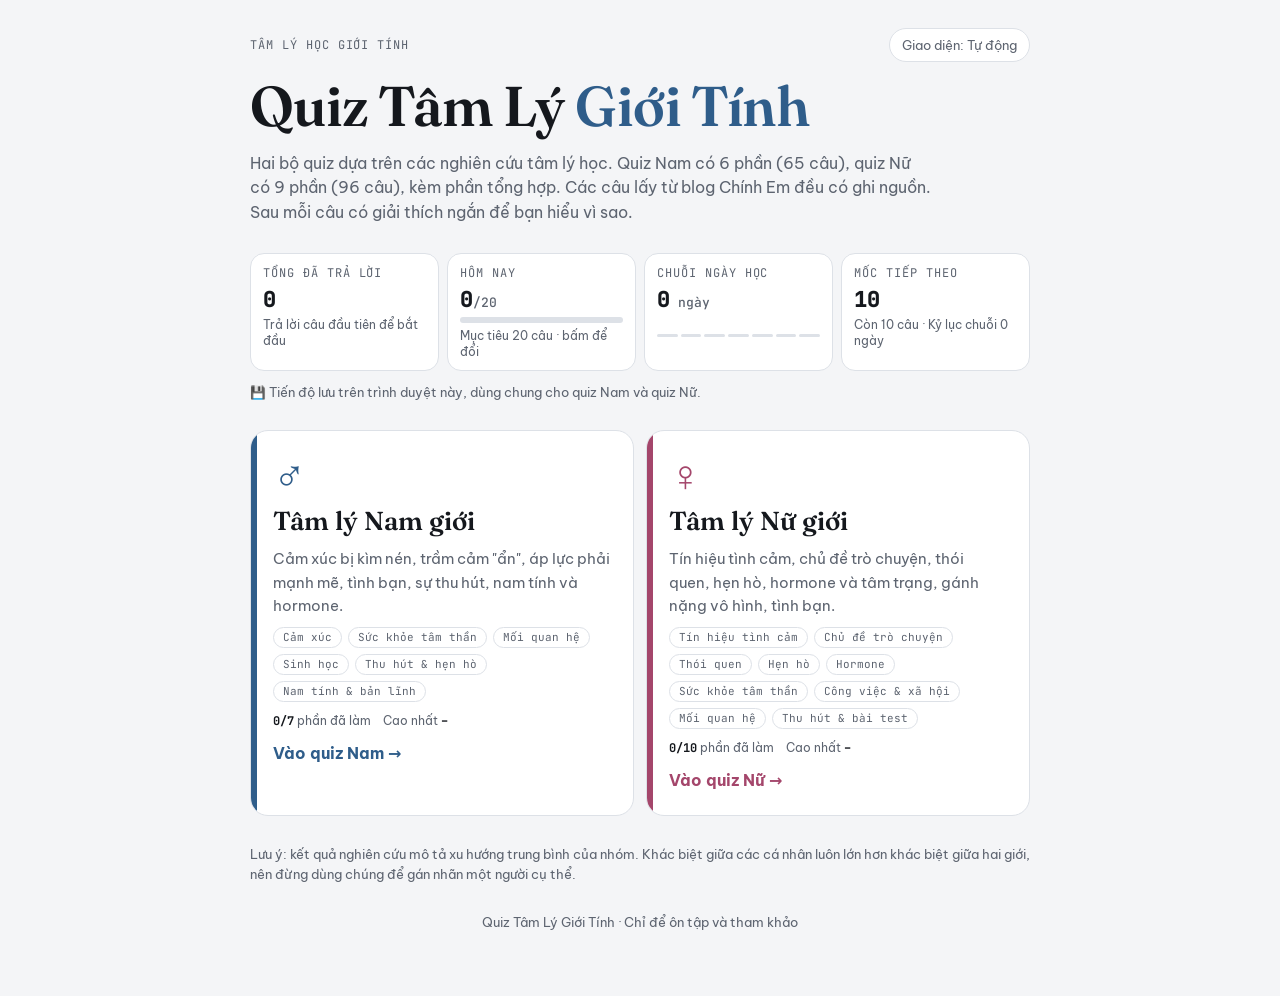
<file: index.html>
<!doctype html>
<html lang="vi">
<head>
<title>Quiz Tâm Lý Giới Tính</title>
<meta name="description" content="Hai bộ quiz tâm lý học về nam giới (65 câu) và nữ giới (96 câu), có giải thích sau mỗi câu.">
<meta charset="utf-8">
<meta name="viewport" content="width=device-width, initial-scale=1, viewport-fit=cover">
<meta name="claude:viewport-fit-sides" content="cover">
<link rel="preconnect" href="https://fonts.googleapis.com"><link rel="preconnect" href="https://fonts.gstatic.com" crossorigin>
<link rel="stylesheet" href="https://fonts.googleapis.com/css2?family=Be+Vietnam+Pro:wght@400;500;600;700;800&family=Fraunces:opsz,wght@9..144,600&family=JetBrains+Mono:wght@500;700;800&display=swap">
<link rel="stylesheet" href="style.css">
</head>
<body>
<main class="wrap">
  <header class="mast">
    <div class="mast-top">
      <span class="label">Tâm lý học giới tính</span>
      <button class="theme" id="themeBtn" type="button">Giao diện: Tự động</button>
    </div>
    <h1>Quiz Tâm Lý <span>Giới Tính</span></h1>
    <p>Hai bộ quiz dựa trên các nghiên cứu tâm lý học. Quiz Nam có 6 phần (65 câu), quiz Nữ có 9 phần (96 câu), kèm phần tổng hợp. Các câu lấy từ blog Chính Em đều có ghi nguồn. Sau mỗi câu có giải thích ngắn để bạn hiểu vì sao.</p>
  </header>

  <section class="stats" id="stats" aria-label="Thống kê học tập"></section>
  <p class="save-note">💾 Tiến độ lưu trên trình duyệt này, dùng chung cho quiz Nam và quiz Nữ.</p>
  <div class="toast" id="toast" role="status" aria-live="polite" hidden></div>

  <div class="choose">
    <a class="pick nam" href="nam.html" data-home="nam" data-parts="camxuc,suckhoe,quanhe,sinhhoc,thuhut,namtinh,tonghop">
      <span class="sym">♂</span><h2>Tâm lý Nam giới</h2>
      <p>Cảm xúc bị kìm nén, trầm cảm "ẩn", áp lực phải mạnh mẽ, tình bạn, sự thu hút, nam tính và hormone.</p>
      <span class="parts-list"><span>Cảm xúc</span><span>Sức khỏe tâm thần</span><span>Mối quan hệ</span><span>Sinh học</span><span>Thu hút & hẹn hò</span><span>Nam tính & bản lĩnh</span></span>
      <span class="meta"></span>
      <span class="go-link">Vào quiz Nam →</span>
    </a>
    <a class="pick nu" href="nu.html" data-home="nu" data-parts="tinhieu,tamsu,thoiquen,henho,thuhut,hormone,suckhoe,xahoi,quanhe,tonghop">
      <span class="sym">♀</span><h2>Tâm lý Nữ giới</h2>
      <p>Tín hiệu tình cảm, chủ đề trò chuyện, thói quen, hẹn hò, hormone và tâm trạng, gánh nặng vô hình, tình bạn.</p>
      <span class="parts-list"><span>Tín hiệu tình cảm</span><span>Chủ đề trò chuyện</span><span>Thói quen</span><span>Hẹn hò</span><span>Hormone</span><span>Sức khỏe tâm thần</span><span>Công việc & xã hội</span><span>Mối quan hệ</span><span>Thu hút & bài test</span></span>
      <span class="meta"></span>
      <span class="go-link">Vào quiz Nữ →</span>
    </a>
  </div>

  <p class="note">Lưu ý: kết quả nghiên cứu mô tả xu hướng trung bình của nhóm. Khác biệt giữa các cá nhân luôn lớn hơn khác biệt giữa hai giới, nên đừng dùng chúng để gán nhãn một người cụ thể.</p>
  <footer>Quiz Tâm Lý Giới Tính · Chỉ để ôn tập và tham khảo</footer>
</main>
<script src="app.js"></script>
</body>
</html>
</file>
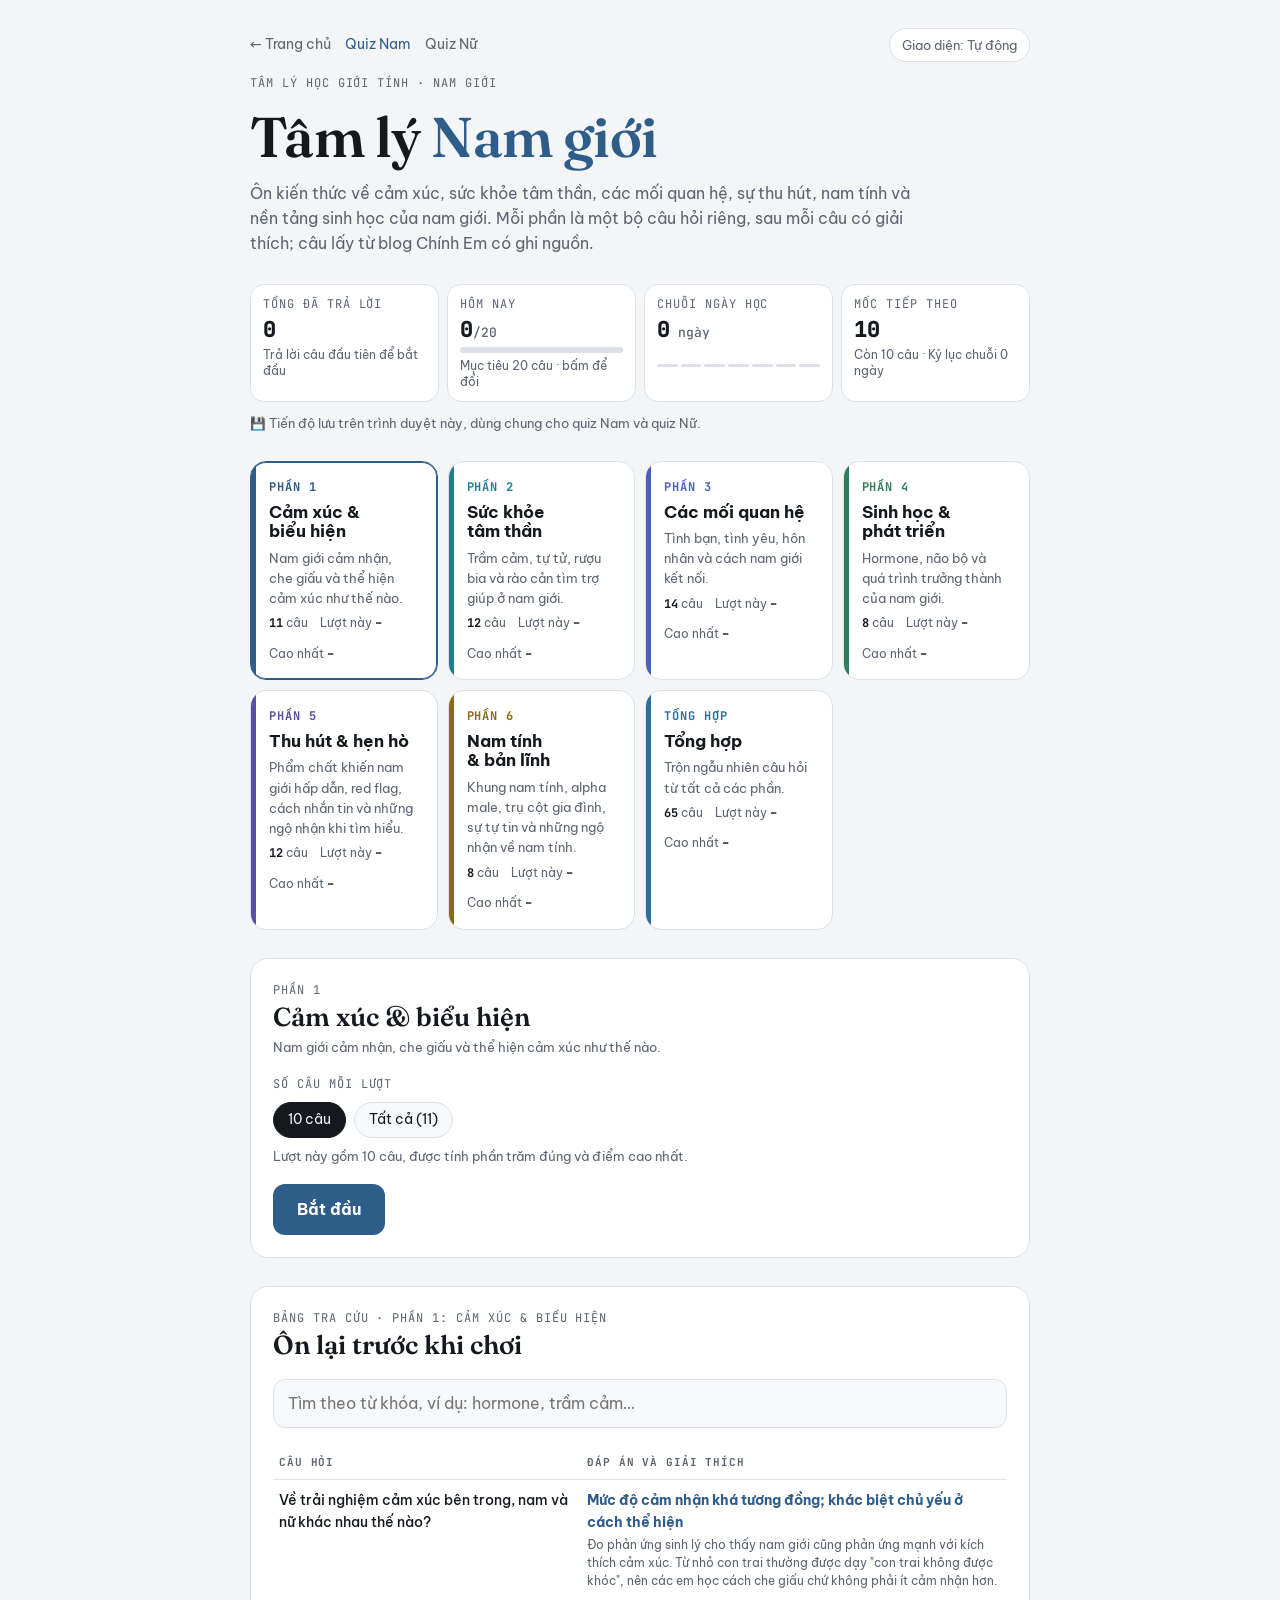
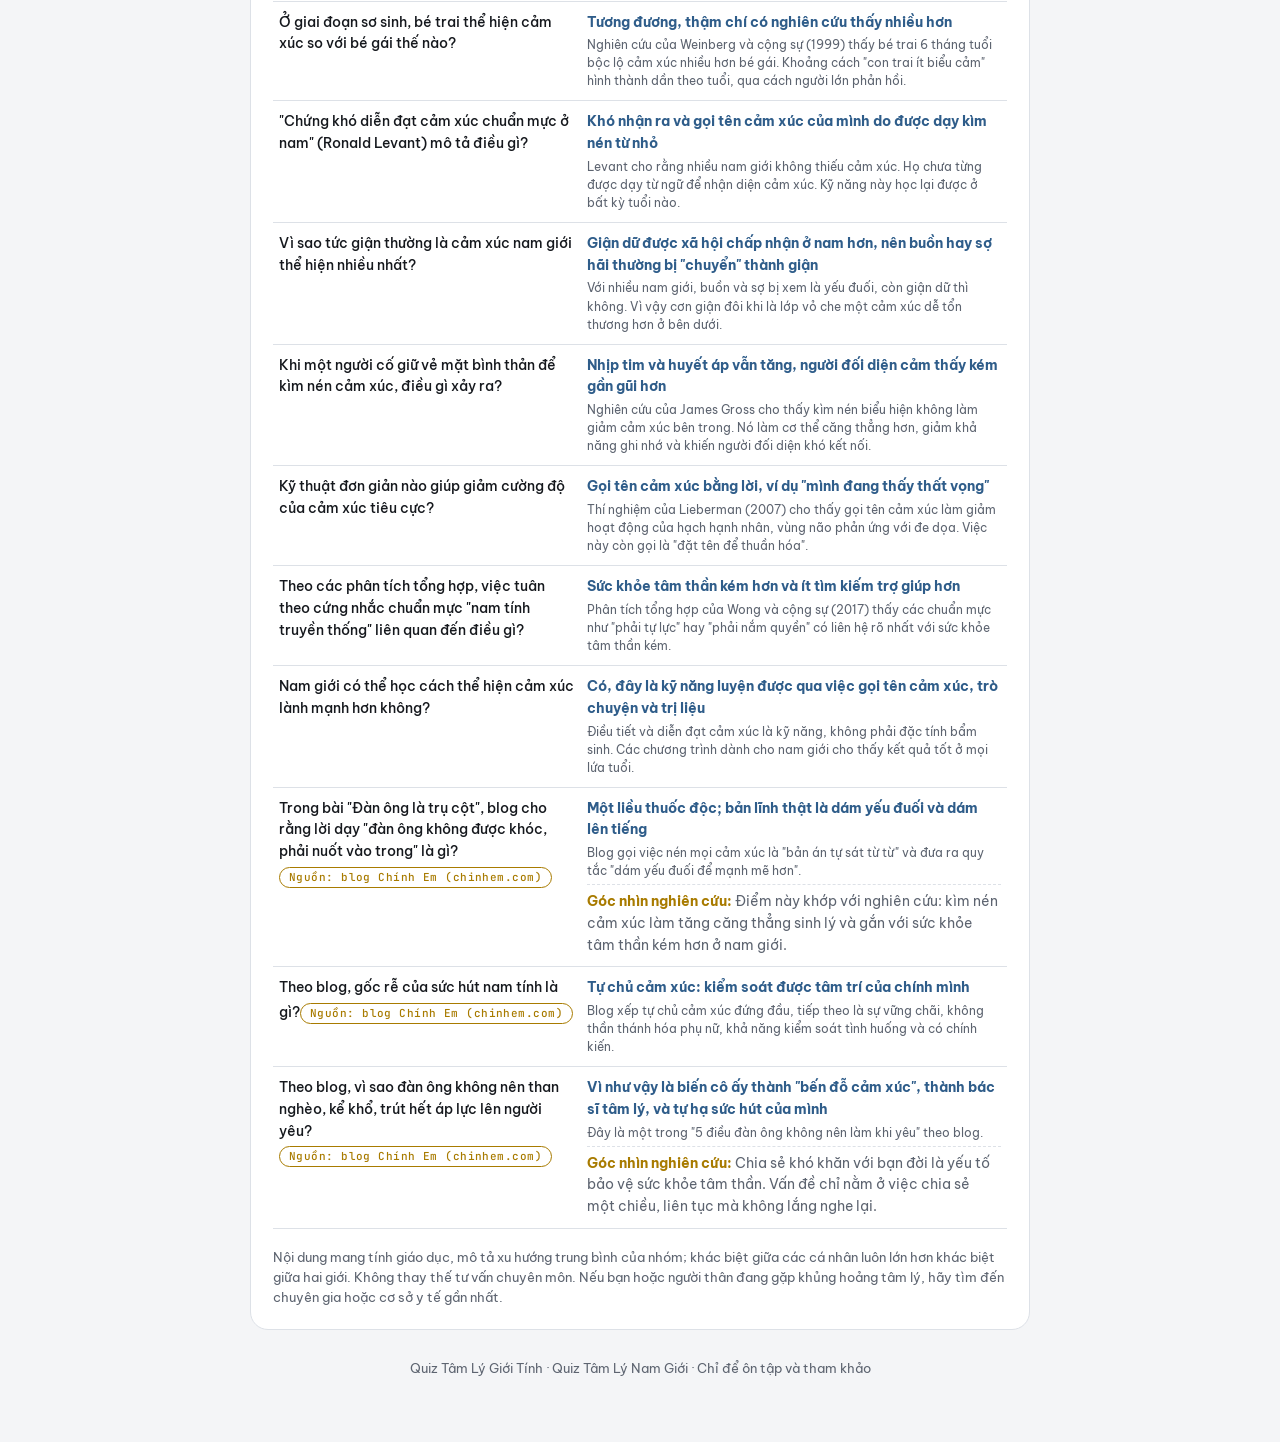
<file: nam.html>
<!doctype html>
<html lang="vi">
<head>
<title>Quiz Tâm Lý Nam Giới</title>
<meta name="description" content="Quiz 65 câu về cảm xúc, sức khỏe tâm thần, các mối quan hệ, sự thu hút, nam tính và sinh học của nam giới.">
<meta charset="utf-8">
<meta name="viewport" content="width=device-width, initial-scale=1, viewport-fit=cover">
<meta name="claude:viewport-fit-sides" content="cover">
<link rel="preconnect" href="https://fonts.googleapis.com"><link rel="preconnect" href="https://fonts.gstatic.com" crossorigin>
<link rel="stylesheet" href="https://fonts.googleapis.com/css2?family=Be+Vietnam+Pro:wght@400;500;600;700;800&family=Fraunces:opsz,wght@9..144,600&family=JetBrains+Mono:wght@500;700;800&display=swap">
<link rel="stylesheet" href="style.css">
</head>
<body class="nam">
<main class="wrap">
  <header class="mast">
    <div class="mast-top">
      <nav class="nav"><a href="index.html">← Trang chủ</a><a href="nam.html" aria-current="page">Quiz Nam</a><a href="nu.html">Quiz Nữ</a></nav>
      <button class="theme" id="themeBtn" type="button">Giao diện: Tự động</button>
    </div>
    <span class="label" id="mastLabel"></span>
    <h1 id="mastTitle"></h1>
    <p id="mastIntro"></p>
  </header>

  <section class="stats" id="stats" aria-label="Thống kê học tập"></section>
  <p class="save-note">💾 Tiến độ lưu trên trình duyệt này, dùng chung cho quiz Nam và quiz Nữ.</p>
  <div class="toast" id="toast" role="status" aria-live="polite" hidden></div>

  <nav class="parts" id="parts" role="tablist" aria-label="Chọn phần"></nav>

  <section class="panel" id="setup">
    <div class="panel-head">
      <span class="label" id="setupLabel"></span>
      <h2 id="setupTitle"></h2>
      <p class="note" id="setupDesc"></p>
    </div>
    <div class="field">
      <span class="label">Số câu mỗi lượt</span>
      <div class="chips" id="lengths"></div>
      <p class="note" id="countNote"></p>
    </div>
    <button class="go" id="startBtn" type="button">Bắt đầu</button>
  </section>

  <section class="panel" id="play" hidden>
    <div class="hud">
      <span class="label" id="hudPos"></span>
      <span class="label" id="hudScore"></span>
    </div>
    <div class="bar"><i id="hudBar"></i></div>
    <div class="prompt">
      <span class="label" id="qLabel"></span>
      <div class="big" id="qMain"></div>
      <span class="src" id="qSrc" hidden>Nguồn: blog Chính Em (chinhem.com)</span>
    </div>
    <div class="opts" id="opts"></div>
    <div class="explain" id="explain" hidden></div>
    <div class="actions">
      <button class="go" id="nextBtn" type="button" hidden>Câu tiếp →</button>
      <button class="ghost" id="quitBtn" type="button">Dừng</button>
      <span class="hint">Phím tắt: 1–4 để chọn, Enter để sang câu</span>
    </div>
  </section>

  <section class="panel" id="result" hidden>
    <span class="label" id="rLabel"></span>
    <div class="score" id="rScore"></div>
    <p id="rMsg" style="margin:0"></p>
    <p class="note" id="rTotal"></p>
    <div class="review" id="rReview"></div>
    <div class="actions">
      <button class="go" id="retryBtn" type="button" hidden>Ôn lại câu sai</button>
      <button class="go" id="againBtn" type="button">Chơi lại</button>
      <button class="ghost" id="setupBtn" type="button">Đổi thiết lập</button>
      <a class="ghost" id="otherLink" href="#"></a>
    </div>
  </section>

  <section class="panel">
    <div class="panel-head">
      <span class="label" id="boardLabel">Bảng tra cứu</span>
      <h2>Ôn lại trước khi chơi</h2>
    </div>
    <input class="search" id="search" type="search" placeholder="Tìm theo từ khóa, ví dụ: hormone, trầm cảm…" aria-label="Tìm trong bảng tra cứu">
    <div class="board-wrap">
      <table class="board">
        <thead><tr><th>Câu hỏi</th><th>Đáp án và giải thích</th></tr></thead>
        <tbody id="boardBody"></tbody>
      </table>
    </div>
    <p class="note">Nội dung mang tính giáo dục, mô tả xu hướng trung bình của nhóm; khác biệt giữa các cá nhân luôn lớn hơn khác biệt giữa hai giới. Không thay thế tư vấn chuyên môn. Nếu bạn hoặc người thân đang gặp khủng hoảng tâm lý, hãy tìm đến chuyên gia hoặc cơ sở y tế gần nhất.</p>
  </section>

  <footer>Quiz Tâm Lý Giới Tính · Quiz Tâm Lý Nam Giới · Chỉ để ôn tập và tham khảo</footer>
</main>
<script src="data-nam.js"></script>
<script src="app.js"></script>
</body>
</html>
</file>
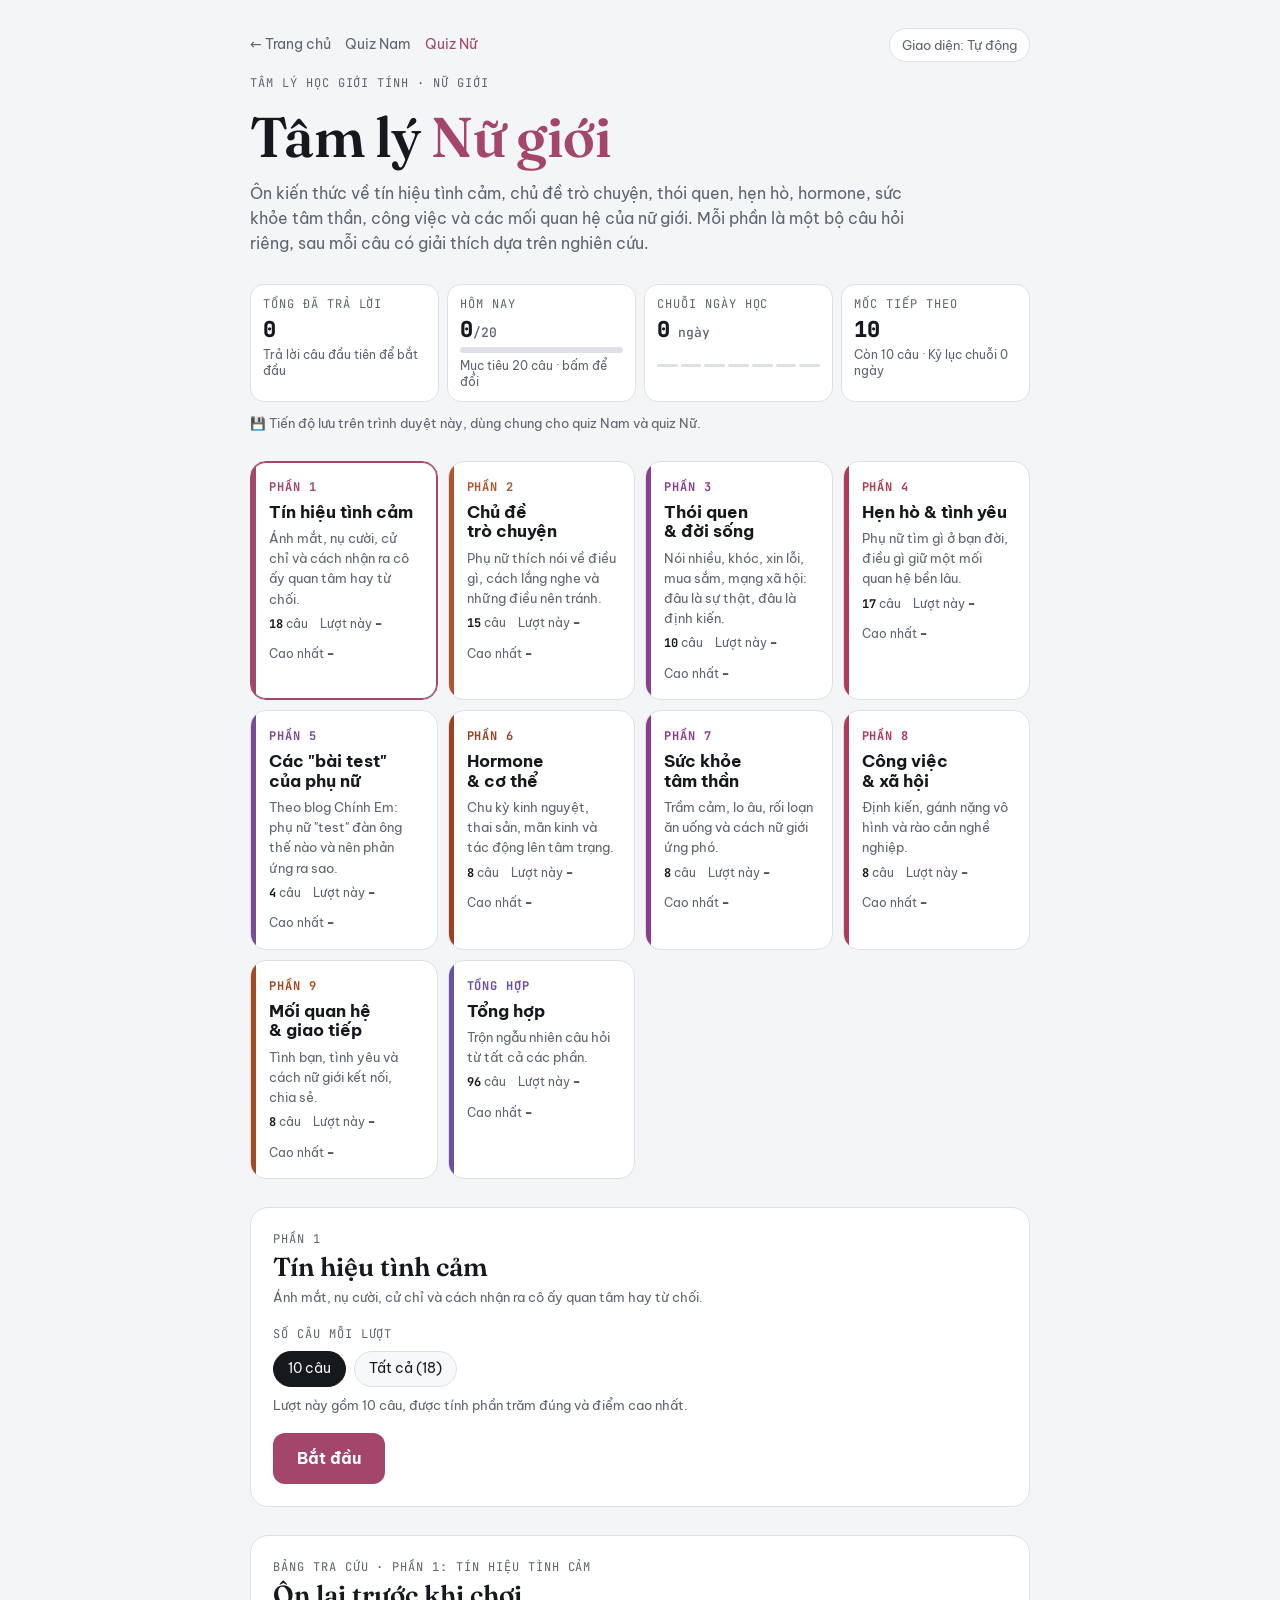
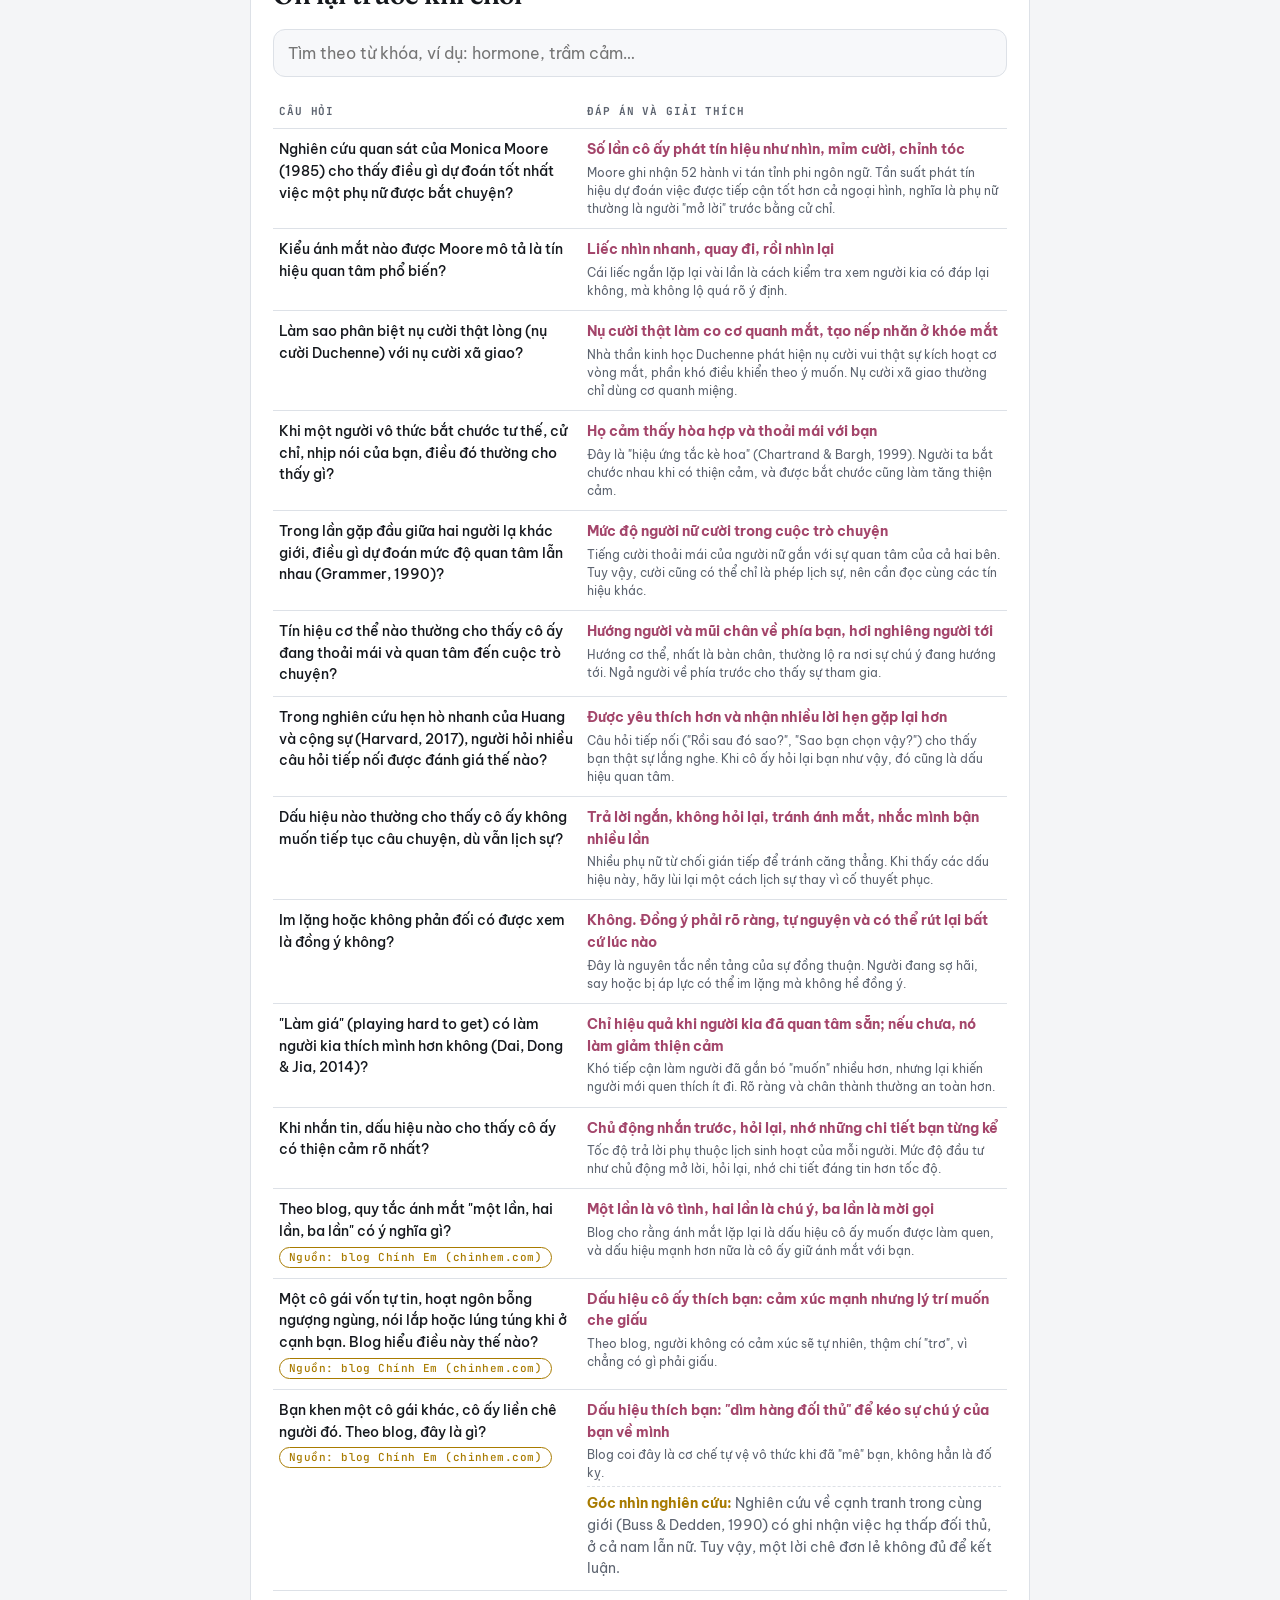
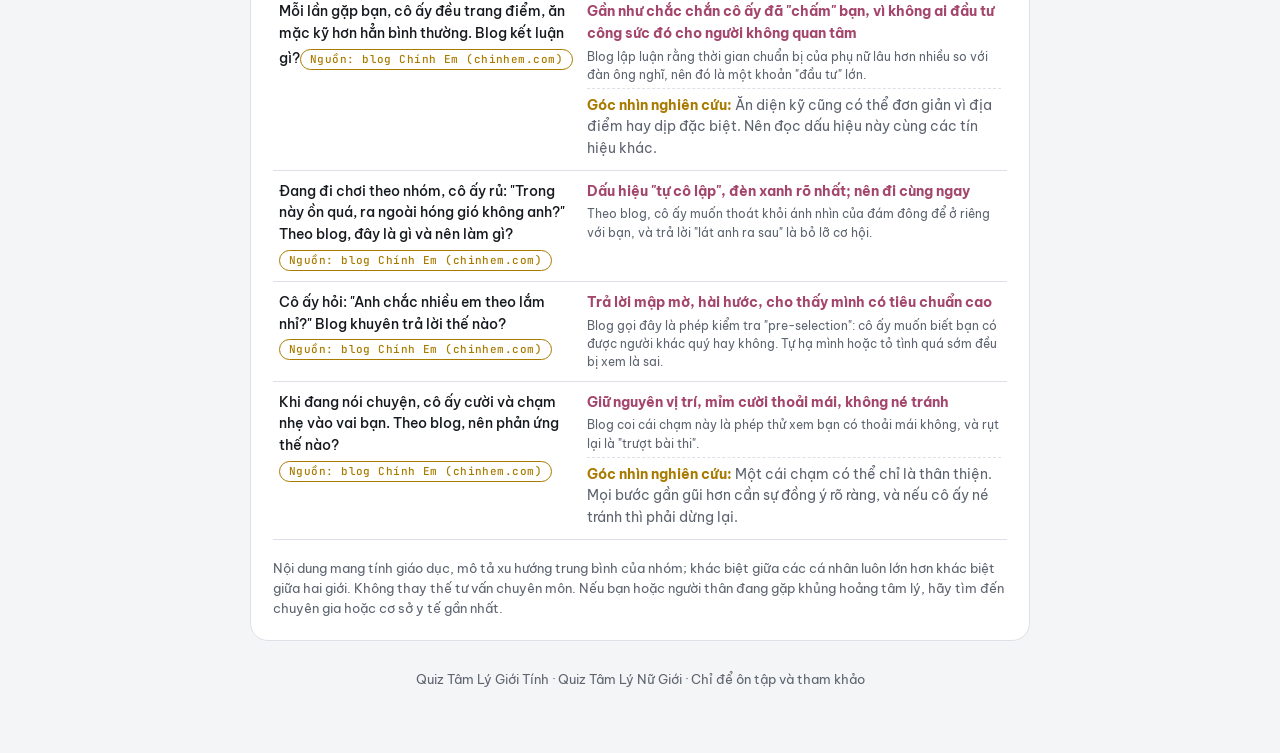
<file: nu.html>
<!doctype html>
<html lang="vi">
<head>
<title>Quiz Tâm Lý Nữ Giới</title>
<meta name="description" content="Quiz 96 câu về tín hiệu tình cảm, chủ đề trò chuyện, thói quen, hẹn hò, hormone, sức khỏe tâm thần và các mối quan hệ của nữ giới, có ghi nguồn câu hỏi.">
<meta charset="utf-8">
<meta name="viewport" content="width=device-width, initial-scale=1, viewport-fit=cover">
<meta name="claude:viewport-fit-sides" content="cover">
<link rel="preconnect" href="https://fonts.googleapis.com"><link rel="preconnect" href="https://fonts.gstatic.com" crossorigin>
<link rel="stylesheet" href="https://fonts.googleapis.com/css2?family=Be+Vietnam+Pro:wght@400;500;600;700;800&family=Fraunces:opsz,wght@9..144,600&family=JetBrains+Mono:wght@500;700;800&display=swap">
<link rel="stylesheet" href="style.css">
</head>
<body class="nu">
<main class="wrap">
  <header class="mast">
    <div class="mast-top">
      <nav class="nav"><a href="index.html">← Trang chủ</a><a href="nam.html">Quiz Nam</a><a href="nu.html" aria-current="page">Quiz Nữ</a></nav>
      <button class="theme" id="themeBtn" type="button">Giao diện: Tự động</button>
    </div>
    <span class="label" id="mastLabel"></span>
    <h1 id="mastTitle"></h1>
    <p id="mastIntro"></p>
  </header>

  <section class="stats" id="stats" aria-label="Thống kê học tập"></section>
  <p class="save-note">💾 Tiến độ lưu trên trình duyệt này, dùng chung cho quiz Nam và quiz Nữ.</p>
  <div class="toast" id="toast" role="status" aria-live="polite" hidden></div>

  <nav class="parts" id="parts" role="tablist" aria-label="Chọn phần"></nav>

  <section class="panel" id="setup">
    <div class="panel-head">
      <span class="label" id="setupLabel"></span>
      <h2 id="setupTitle"></h2>
      <p class="note" id="setupDesc"></p>
    </div>
    <div class="field">
      <span class="label">Số câu mỗi lượt</span>
      <div class="chips" id="lengths"></div>
      <p class="note" id="countNote"></p>
    </div>
    <button class="go" id="startBtn" type="button">Bắt đầu</button>
  </section>

  <section class="panel" id="play" hidden>
    <div class="hud">
      <span class="label" id="hudPos"></span>
      <span class="label" id="hudScore"></span>
    </div>
    <div class="bar"><i id="hudBar"></i></div>
    <div class="prompt">
      <span class="label" id="qLabel"></span>
      <div class="big" id="qMain"></div>
      <span class="src" id="qSrc" hidden>Nguồn: blog Chính Em (chinhem.com)</span>
    </div>
    <div class="opts" id="opts"></div>
    <div class="explain" id="explain" hidden></div>
    <div class="actions">
      <button class="go" id="nextBtn" type="button" hidden>Câu tiếp →</button>
      <button class="ghost" id="quitBtn" type="button">Dừng</button>
      <span class="hint">Phím tắt: 1–4 để chọn, Enter để sang câu</span>
    </div>
  </section>

  <section class="panel" id="result" hidden>
    <span class="label" id="rLabel"></span>
    <div class="score" id="rScore"></div>
    <p id="rMsg" style="margin:0"></p>
    <p class="note" id="rTotal"></p>
    <div class="review" id="rReview"></div>
    <div class="actions">
      <button class="go" id="retryBtn" type="button" hidden>Ôn lại câu sai</button>
      <button class="go" id="againBtn" type="button">Chơi lại</button>
      <button class="ghost" id="setupBtn" type="button">Đổi thiết lập</button>
      <a class="ghost" id="otherLink" href="#"></a>
    </div>
  </section>

  <section class="panel">
    <div class="panel-head">
      <span class="label" id="boardLabel">Bảng tra cứu</span>
      <h2>Ôn lại trước khi chơi</h2>
    </div>
    <input class="search" id="search" type="search" placeholder="Tìm theo từ khóa, ví dụ: hormone, trầm cảm…" aria-label="Tìm trong bảng tra cứu">
    <div class="board-wrap">
      <table class="board">
        <thead><tr><th>Câu hỏi</th><th>Đáp án và giải thích</th></tr></thead>
        <tbody id="boardBody"></tbody>
      </table>
    </div>
    <p class="note">Nội dung mang tính giáo dục, mô tả xu hướng trung bình của nhóm; khác biệt giữa các cá nhân luôn lớn hơn khác biệt giữa hai giới. Không thay thế tư vấn chuyên môn. Nếu bạn hoặc người thân đang gặp khủng hoảng tâm lý, hãy tìm đến chuyên gia hoặc cơ sở y tế gần nhất.</p>
  </section>

  <footer>Quiz Tâm Lý Giới Tính · Quiz Tâm Lý Nữ Giới · Chỉ để ôn tập và tham khảo</footer>
</main>
<script src="data-nu.js"></script>
<script src="app.js"></script>
</body>
</html>
</file>
<file: style.css>
/* Bố cục: một cột 780px như bảng ôn tập; băng chữ chạy trên cùng, ô thống kê, lưới chọn phần, khung chơi, bảng tra cứu.
   Màu nhấn đổi theo phần đang chọn (--c1..--c10); trang Nam tông xanh, trang Nữ tông hồng mận. */
:root {
  --bg: #f4f5f7; --card: #ffffff; --opt: #f7f8fa; --ink: #15181d; --muted: #5d6470; --line: #dde1e7;
  --up: #1d8a55; --up-soft: #dcf2e6; --down: #c93c3c; --down-soft: #fbe3e1; --ref: #a87b00; --alt: #6d4fc2;
  --c1: #2f5d8a; --c2: #1f7f8f; --c3: #4a5fc1; --c4: #2e7d5b; --c5: #5a4fa3; --c6: #8a6a12; --c7: #2b6f9e; --c8: #3e6e2e; --c9: #6b4fb8; --c10: #4a5f7a;
  --accent: var(--c1); --accent-ink: #ffffff;
  --display: "Fraunces", Georgia, "Times New Roman", serif;
  --body: "Be Vietnam Pro", system-ui, -apple-system, "Segoe UI", sans-serif;
  --mono: "JetBrains Mono", ui-monospace, Menlo, monospace;
}
body.nu, .pick.nu { --c1: #a4466b; --c2: #b2552f; --c3: #8a3f8f; --c4: #b23a55; --c5: #7a4a9a; --c6: #9c4221; --c7: #8e3b8e; --c8: #b03a5b; --c9: #a8481e; --c10: #6a4fa3; --accent: var(--c1); }
@media (prefers-color-scheme: dark) {
  :root:not([data-theme="light"]) {
    --bg: #0e1013; --card: #171a1f; --opt: #1d2127; --ink: #e9ebef; --muted: #98a0ab; --line: #2a2f37;
    --up: #4fd18c; --up-soft: #143024; --down: #ff7a72; --down-soft: #3a1b1a; --ref: #f2c230; --alt: #b49bff;
    --c1: #7fb0e3; --c2: #5fd0dc; --c3: #98a8ff; --c4: #6fd6a2; --c5: #b6a6ff; --c6: #e6c27a; --c7: #7ec4ff; --c8: #9fd67e; --c9: #c7a0ff; --c10: #9fb4d0; --accent-ink: #0b0f14;
    color-scheme: dark;
  }
  :root:not([data-theme="light"]) body.nu, :root:not([data-theme="light"]) .pick.nu { --c1: #f08fb4; --c2: #ffa07a; --c3: #e09ae6; --c4: #ff8fa6; --c5: #c9a2f0; --c6: #ff9f7a; --c7: #e48ee4; --c8: #ff8fb0; --c9: #ffa680; --c10: #c7a0ff; }
}
:root[data-theme="dark"] {
  --bg: #0e1013; --card: #171a1f; --opt: #1d2127; --ink: #e9ebef; --muted: #98a0ab; --line: #2a2f37;
  --up: #4fd18c; --up-soft: #143024; --down: #ff7a72; --down-soft: #3a1b1a; --ref: #f2c230; --alt: #b49bff;
  --c1: #7fb0e3; --c2: #5fd0dc; --c3: #98a8ff; --c4: #6fd6a2; --c5: #b6a6ff; --c6: #e6c27a; --c7: #7ec4ff; --c8: #9fd67e; --c9: #c7a0ff; --c10: #9fb4d0; --accent-ink: #0b0f14;
  color-scheme: dark;
}
:root[data-theme="dark"] body.nu, :root[data-theme="dark"] .pick.nu { --c1: #f08fb4; --c2: #ffa07a; --c3: #e09ae6; --c4: #ff8fa6; --c5: #c9a2f0; --c6: #ff9f7a; --c7: #e48ee4; --c8: #ff8fb0; --c9: #ffa680; --c10: #c7a0ff; }

* { box-sizing: border-box; }
html { background: var(--bg); }
body {
  margin: 0; min-height: 100vh; background: var(--bg); color: var(--ink);
  font-family: var(--body); font-size: 16px; line-height: 1.55;
  padding-left: max(16px, env(safe-area-inset-left, 0px)); padding-right: max(16px, env(safe-area-inset-right, 0px));
  padding-bottom: 64px; overflow-x: hidden;
}
[hidden] { display: none !important; }
button, input { font: inherit; color: inherit; }
button { cursor: pointer; }
a { color: var(--accent); }
:focus-visible { outline: 3px solid var(--accent); outline-offset: 2px; }
.wrap { max-width: 780px; margin: 0 auto; display: grid; gap: 28px; }
h1, h2, h3 { margin: 0; line-height: 1.15; text-wrap: balance; }
.label { font-family: var(--mono); font-size: 12px; letter-spacing: .08em; text-transform: uppercase; color: var(--muted); }


/* Đầu trang */
.mast { display: grid; gap: 12px; padding-top: 28px; }
.mast-top { display: flex; justify-content: space-between; align-items: center; gap: 12px; flex-wrap: wrap; }
.nav { display: flex; gap: 14px; flex-wrap: wrap; font-size: 14px; }
.nav a { color: var(--muted); text-decoration: none; }
.nav a:hover, .nav a[aria-current] { color: var(--accent); }
.theme { background: var(--card); border: 1px solid var(--line); border-radius: 99px; padding: 6px 12px; font-size: 13px; color: var(--muted); white-space: nowrap; }
.mast h1 { font-family: var(--display); font-size: clamp(36px, 8vw, 56px); font-weight: 600; letter-spacing: -.01em; }
.mast h1 span { color: var(--accent); }
.mast p { margin: 0; color: var(--muted); max-width: 62ch; }

/* Thống kê */
.stats { display: grid; grid-template-columns: repeat(4, minmax(0, 1fr)); gap: 8px; }
@media (max-width: 640px) { .stats { grid-template-columns: 1fr 1fr; } }
.stat { background: var(--card); border: 1px solid var(--line); border-radius: 14px; padding: 10px 12px; display: grid; gap: 5px; align-content: start; min-width: 0; text-align: left; }
button.stat:hover { border-color: var(--muted); }
.stat b { font-family: var(--mono); font-size: 22px; font-weight: 800; line-height: 1.1; overflow-wrap: anywhere; }
.stat b small { font-size: 13px; color: var(--muted); font-weight: 500; }
.stat > small { color: var(--muted); font-size: 12px; line-height: 1.35; }
.stat.done b { color: var(--up); }
.sbar { height: 6px; background: var(--line); border-radius: 99px; overflow: hidden; }
.sbar i { display: block; height: 100%; background: var(--up); border-radius: inherit; transition: width .3s; }
.week { display: flex; gap: 3px; align-items: flex-end; height: 20px; }
.week i { flex: 1; background: var(--line); border-radius: 2px; min-height: 3px; }
.week i.on { background: var(--accent); }
.save-note { margin: -16px 0 0; font-size: 12.5px; color: var(--muted); }
.toast { position: fixed; left: 50%; top: calc(14px + env(safe-area-inset-top, 0px)); transform: translateX(-50%); z-index: 60; background: var(--ink); color: var(--bg); padding: 10px 18px; border-radius: 99px; font-weight: 700; font-size: 14px; max-width: calc(100% - 32px); text-align: center; box-shadow: 0 6px 24px rgba(0,0,0,.18); }

/* Chọn phần */
.parts { display: grid; gap: 10px; grid-template-columns: repeat(auto-fill, minmax(min(100%, 170px), 1fr)); }
.part { text-align: left; background: var(--card); border: 1.5px solid var(--line); border-radius: 16px; padding: 16px 18px; display: grid; gap: 6px; align-content: start; position: relative; overflow: hidden; transition: border-color .15s, transform .15s; }
.part::before { content: ""; position: absolute; inset: 0 auto 0 0; width: 5px; background: var(--c); }
.part:hover { transform: translateY(-1px); }
.part[aria-selected="true"] { border-color: var(--c); box-shadow: inset 0 0 0 1px var(--c); }
.part .num { font-family: var(--mono); font-size: 12px; font-weight: 700; letter-spacing: .08em; text-transform: uppercase; color: var(--c); }
.part h2 { font-size: 17px; }
.part p { margin: 0; font-size: 13px; color: var(--muted); }
.meta { display: flex; gap: 12px; flex-wrap: wrap; font-size: 12px; color: var(--muted); }
.meta b { font-family: var(--mono); color: var(--ink); }

/* Khung chung */
.panel { background: var(--card); border: 1px solid var(--line); border-radius: 18px; padding: 22px; display: grid; gap: 18px; }
.panel-head { display: grid; gap: 4px; }
.panel-head h2 { font-family: var(--display); font-weight: 600; font-size: 26px; }
.chips { display: flex; flex-wrap: wrap; gap: 8px; }
.chip { border: 1px solid var(--line); background: var(--opt); border-radius: 99px; padding: 6px 14px; font-size: 14px; }
.chip[aria-pressed="true"] { background: var(--ink); color: var(--bg); border-color: var(--ink); }
.field { display: grid; gap: 8px; }
.go { justify-self: start; background: var(--accent); color: var(--accent-ink); border: 0; border-radius: 12px; padding: 13px 24px; font-weight: 700; font-size: 16px; text-decoration: none; }
.ghost { background: transparent; border: 1px solid var(--line); border-radius: 12px; padding: 11px 18px; font-weight: 600; text-decoration: none; color: var(--ink); }
.note { font-size: 13px; color: var(--muted); margin: 0; }

/* Màn chơi */
.hud { display: flex; justify-content: space-between; align-items: center; gap: 12px; flex-wrap: wrap; }
.bar { height: 6px; background: var(--line); border-radius: 99px; overflow: hidden; }
.bar i { display: block; height: 100%; background: var(--accent); width: 0; transition: width .3s; }
.prompt { display: grid; gap: 8px; padding: 10px 2px 2px; }
.prompt .big { font-family: var(--display); font-size: clamp(21px, 4.4vw, 27px); font-weight: 600; line-height: 1.3; text-wrap: pretty; }
.src { justify-self: start; font-family: var(--mono); font-size: 11px; letter-spacing: .04em; color: var(--ref); border: 1px solid var(--ref); border-radius: 99px; padding: 1px 9px; }
.board td .src { display: inline-block; margin-top: 4px; }
.opts { display: grid; gap: 10px; }
.opt { text-align: left; background: var(--opt); border: 1.5px solid var(--line); border-radius: 12px; padding: 13px 16px; display: flex; gap: 12px; align-items: flex-start; transition: border-color .15s; }
.opt:hover:not(:disabled) { border-color: var(--accent); }
.opt kbd { flex: none; font-family: var(--mono); font-size: 12px; color: var(--muted); border: 1px solid var(--line); border-radius: 6px; padding: 1px 7px; margin-top: 2px; }
.opt:disabled { cursor: default; }
.opt.right { border-color: var(--up); background: var(--up-soft); }
.opt.right kbd { border-color: var(--up); color: var(--up); }
.opt.wrong { border-color: var(--down); background: var(--down-soft); }
.opt.wrong kbd { border-color: var(--down); color: var(--down); }
.explain { border-left: 4px solid var(--up); background: var(--opt); border-radius: 0 12px 12px 0; padding: 12px 16px; display: grid; gap: 4px; }
.explain.bad { border-left-color: var(--down); }
.explain b.t { font-family: var(--mono); color: var(--up); }
.explain.bad b.t { color: var(--down); }
.explain p { margin: 0; font-size: 15px; color: var(--ink); }
.explain p.sci, .board td small.sci { font-size: 14px; color: var(--muted); border-top: 1px dashed var(--line); padding-top: 6px; margin-top: 4px; }
.explain p.sci b, .board td small.sci b { color: var(--ref); }
.actions { display: flex; gap: 10px; flex-wrap: wrap; align-items: center; }
.hint { font-size: 12px; color: var(--muted); margin-left: auto; }
@media (max-width: 540px) { .hint { display: none; } }

/* Kết quả */
.score { font-family: var(--mono); font-size: clamp(56px, 16vw, 92px); font-weight: 800; line-height: 1; }
.score.up { color: var(--up); } .score.down { color: var(--down); } .score.ref { color: var(--ref); }
.review { display: grid; gap: 8px; }
.review div { display: grid; gap: 2px; padding: 9px 12px; border-radius: 10px; background: var(--down-soft); font-size: 14px; }
.review small { color: var(--muted); }

/* Bảng tra cứu */
.search { width: 100%; background: var(--opt); border: 1px solid var(--line); border-radius: 12px; padding: 11px 14px; }
.board-wrap { overflow-x: auto; }
.board { width: 100%; border-collapse: collapse; font-size: 14px; }
.board th { text-align: left; font-family: var(--mono); font-size: 11px; letter-spacing: .08em; text-transform: uppercase; color: var(--muted); padding: 8px 6px; border-bottom: 1px solid var(--line); }
.board td { padding: 10px 6px; border-bottom: 1px solid var(--line); vertical-align: top; }
.board td:first-child { width: 42%; font-weight: 500; }
.board td b { color: var(--accent); }
.board td small { display: block; color: var(--muted); margin-top: 3px; }
.board td.empty { color: var(--muted); width: auto; font-weight: 400; }
@media (max-width: 540px) { .board td small { display: none; } }

/* Trang chủ */
.choose { display: grid; grid-template-columns: repeat(auto-fit, minmax(min(100%, 260px), 1fr)); gap: 12px; }
.pick { display: grid; gap: 10px; align-content: start; text-decoration: none; color: var(--ink); background: var(--card); border: 1.5px solid var(--line); border-radius: 18px; padding: 22px; position: relative; overflow: hidden; transition: border-color .15s, transform .15s; }
.pick::before { content: ""; position: absolute; inset: 0 auto 0 0; width: 6px; background: var(--c1); }
.pick:hover { border-color: var(--c1); transform: translateY(-2px); }
.pick .sym { font-family: var(--display); font-size: 44px; line-height: 1; color: var(--c1); }
.pick h2 { font-family: var(--display); font-weight: 600; font-size: 26px; }
.pick p { margin: 0; color: var(--muted); font-size: 15px; }
.pick .parts-list { display: flex; flex-wrap: wrap; gap: 6px; }
.pick .parts-list span { font-family: var(--mono); font-size: 11px; border: 1px solid var(--line); border-radius: 99px; padding: 1px 9px; color: var(--muted); }
.pick .go-link { color: var(--c1); font-weight: 700; }
footer { text-align: center; font-size: 13px; color: var(--muted); }
@media (prefers-reduced-motion: reduce) { * { transition: none !important; } }
</file>
